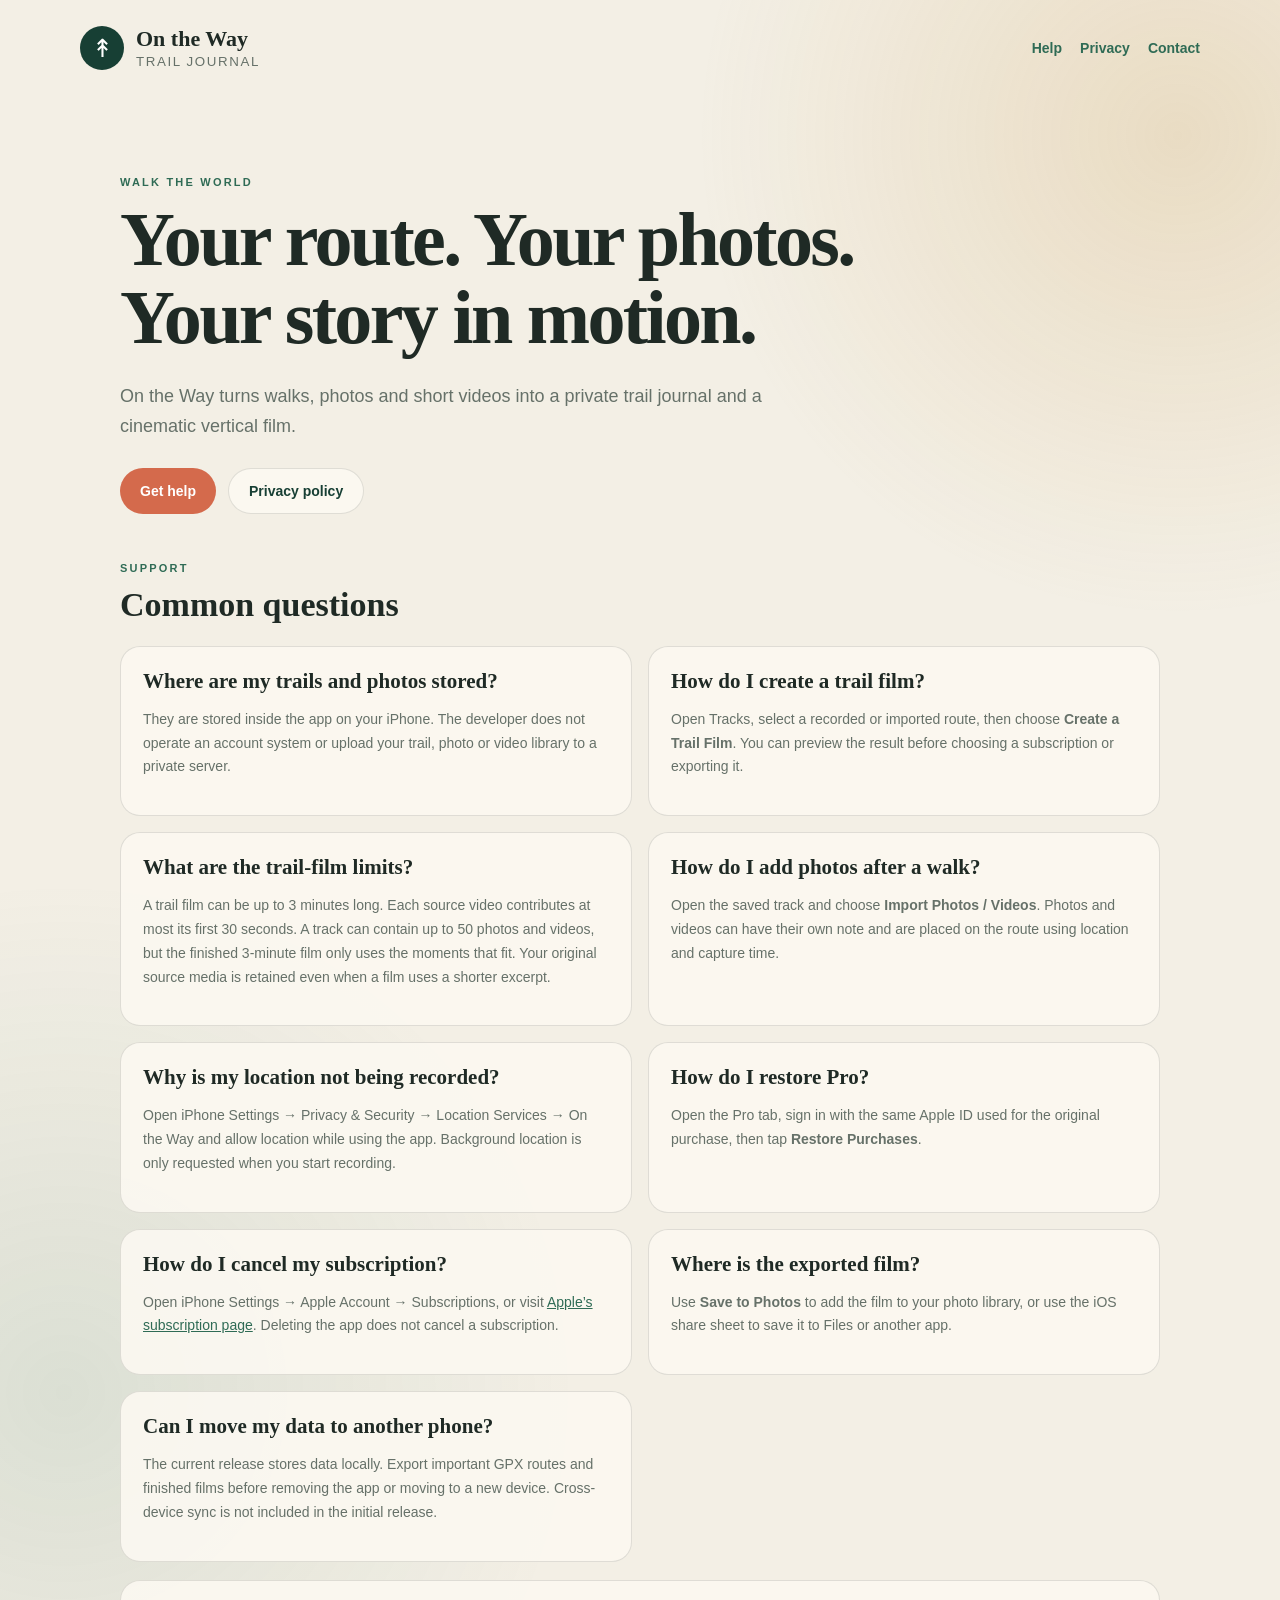
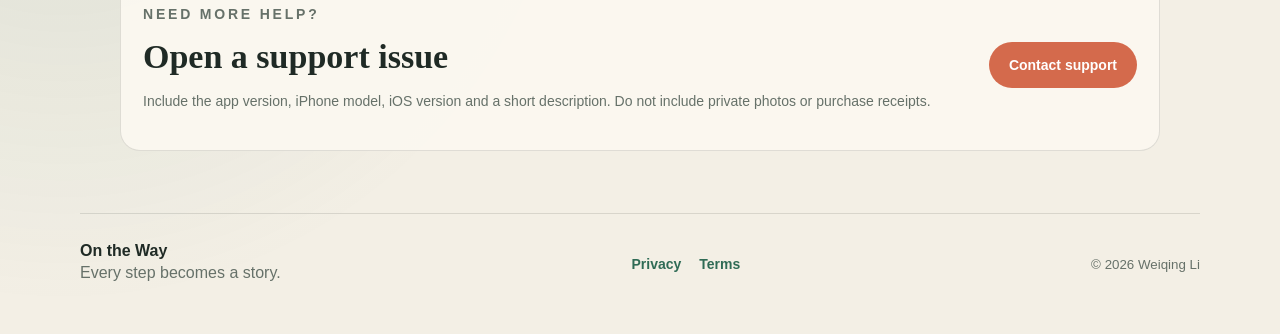
<file: index.html>
<!doctype html>
<html lang="en">
<head>
  <meta charset="utf-8">
  <meta name="viewport" content="width=device-width, initial-scale=1">
  <meta name="theme-color" content="#173f34">
  <meta name="description" content="Support for On the Way, a private trail journal and route-film app.">
  <title>On the Way — Support</title>
  <link rel="stylesheet" href="styles.css">
</head>
<body>
  <header class="site-header">
    <a class="brand" href="index.html" aria-label="On the Way support home">
      <span class="brand-mark" aria-hidden="true">↟</span>
      <span>
        <strong>On the Way</strong>
        <small>Trail Journal</small>
      </span>
    </a>
    <nav aria-label="Main navigation">
      <a href="#help">Help</a>
      <a href="privacy.html">Privacy</a>
      <a href="https://github.com/ktn4sgrtgc-gif/ontheway-support/issues/new">Contact</a>
    </nav>
  </header>

  <main>
    <section class="hero">
      <p class="eyebrow">WALK THE WORLD</p>
      <h1>Your route. Your photos.<br>Your story in motion.</h1>
      <p class="lead">
        On the Way turns walks, photos and short videos into a private trail journal
        and a cinematic vertical film.
      </p>
      <div class="hero-actions">
        <a class="button" href="#help">Get help</a>
        <a class="button secondary" href="privacy.html">Privacy policy</a>
      </div>
    </section>

    <section id="help" class="grid" aria-labelledby="help-title">
      <div class="section-title">
        <p class="eyebrow">SUPPORT</p>
        <h2 id="help-title">Common questions</h2>
      </div>

      <article>
        <h3>Where are my trails and photos stored?</h3>
        <p>
          They are stored inside the app on your iPhone. The developer does not
          operate an account system or upload your trail, photo or video library
          to a private server.
        </p>
      </article>

      <article>
        <h3>How do I create a trail film?</h3>
        <p>
          Open Tracks, select a recorded or imported route, then choose
          <strong>Create a Trail Film</strong>. You can preview the result before
          choosing a subscription or exporting it.
        </p>
      </article>

      <article>
        <h3>What are the trail-film limits?</h3>
        <p>
          A trail film can be up to 3 minutes long. Each source video contributes
          at most its first 30 seconds. A track can contain up to 50 photos and
          videos, but the finished 3-minute film only uses the moments that fit.
          Your original source media is retained even when a film uses a shorter
          excerpt.
        </p>
      </article>

      <article>
        <h3>How do I add photos after a walk?</h3>
        <p>
          Open the saved track and choose <strong>Import Photos / Videos</strong>.
          Photos and videos can have their own note and are placed on the route
          using location and capture time.
        </p>
      </article>

      <article>
        <h3>Why is my location not being recorded?</h3>
        <p>
          Open iPhone Settings → Privacy &amp; Security → Location Services → On
          the Way and allow location while using the app. Background location is
          only requested when you start recording.
        </p>
      </article>

      <article>
        <h3>How do I restore Pro?</h3>
        <p>
          Open the Pro tab, sign in with the same Apple ID used for the original
          purchase, then tap <strong>Restore Purchases</strong>.
        </p>
      </article>

      <article>
        <h3>How do I cancel my subscription?</h3>
        <p>
          Open iPhone Settings → Apple Account → Subscriptions, or visit
          <a href="https://apps.apple.com/account/subscriptions">Apple’s subscription page</a>.
          Deleting the app does not cancel a subscription.
        </p>
      </article>

      <article>
        <h3>Where is the exported film?</h3>
        <p>
          Use <strong>Save to Photos</strong> to add the film to your photo
          library, or use the iOS share sheet to save it to Files or another app.
        </p>
      </article>

      <article>
        <h3>Can I move my data to another phone?</h3>
        <p>
          The current release stores data locally. Export important GPX routes
          and finished films before removing the app or moving to a new device.
          Cross-device sync is not included in the initial release.
        </p>
      </article>
    </section>

    <section class="contact-card">
      <div>
        <p class="eyebrow">NEED MORE HELP?</p>
        <h2>Open a support issue</h2>
        <p>
          Include the app version, iPhone model, iOS version and a short
          description. Do not include private photos or purchase receipts.
        </p>
      </div>
      <a class="button" href="https://github.com/ktn4sgrtgc-gif/ontheway-support/issues/new">
        Contact support
      </a>
    </section>
  </main>

  <footer>
    <div>
      <strong>On the Way</strong>
      <p>Every step becomes a story.</p>
    </div>
    <nav aria-label="Footer navigation">
      <a href="privacy.html">Privacy</a>
      <a href="https://www.apple.com/legal/internet-services/itunes/dev/stdeula/">Terms</a>
    </nav>
    <small>© 2026 Weiqing Li</small>
  </footer>
</body>
</html>
</file>
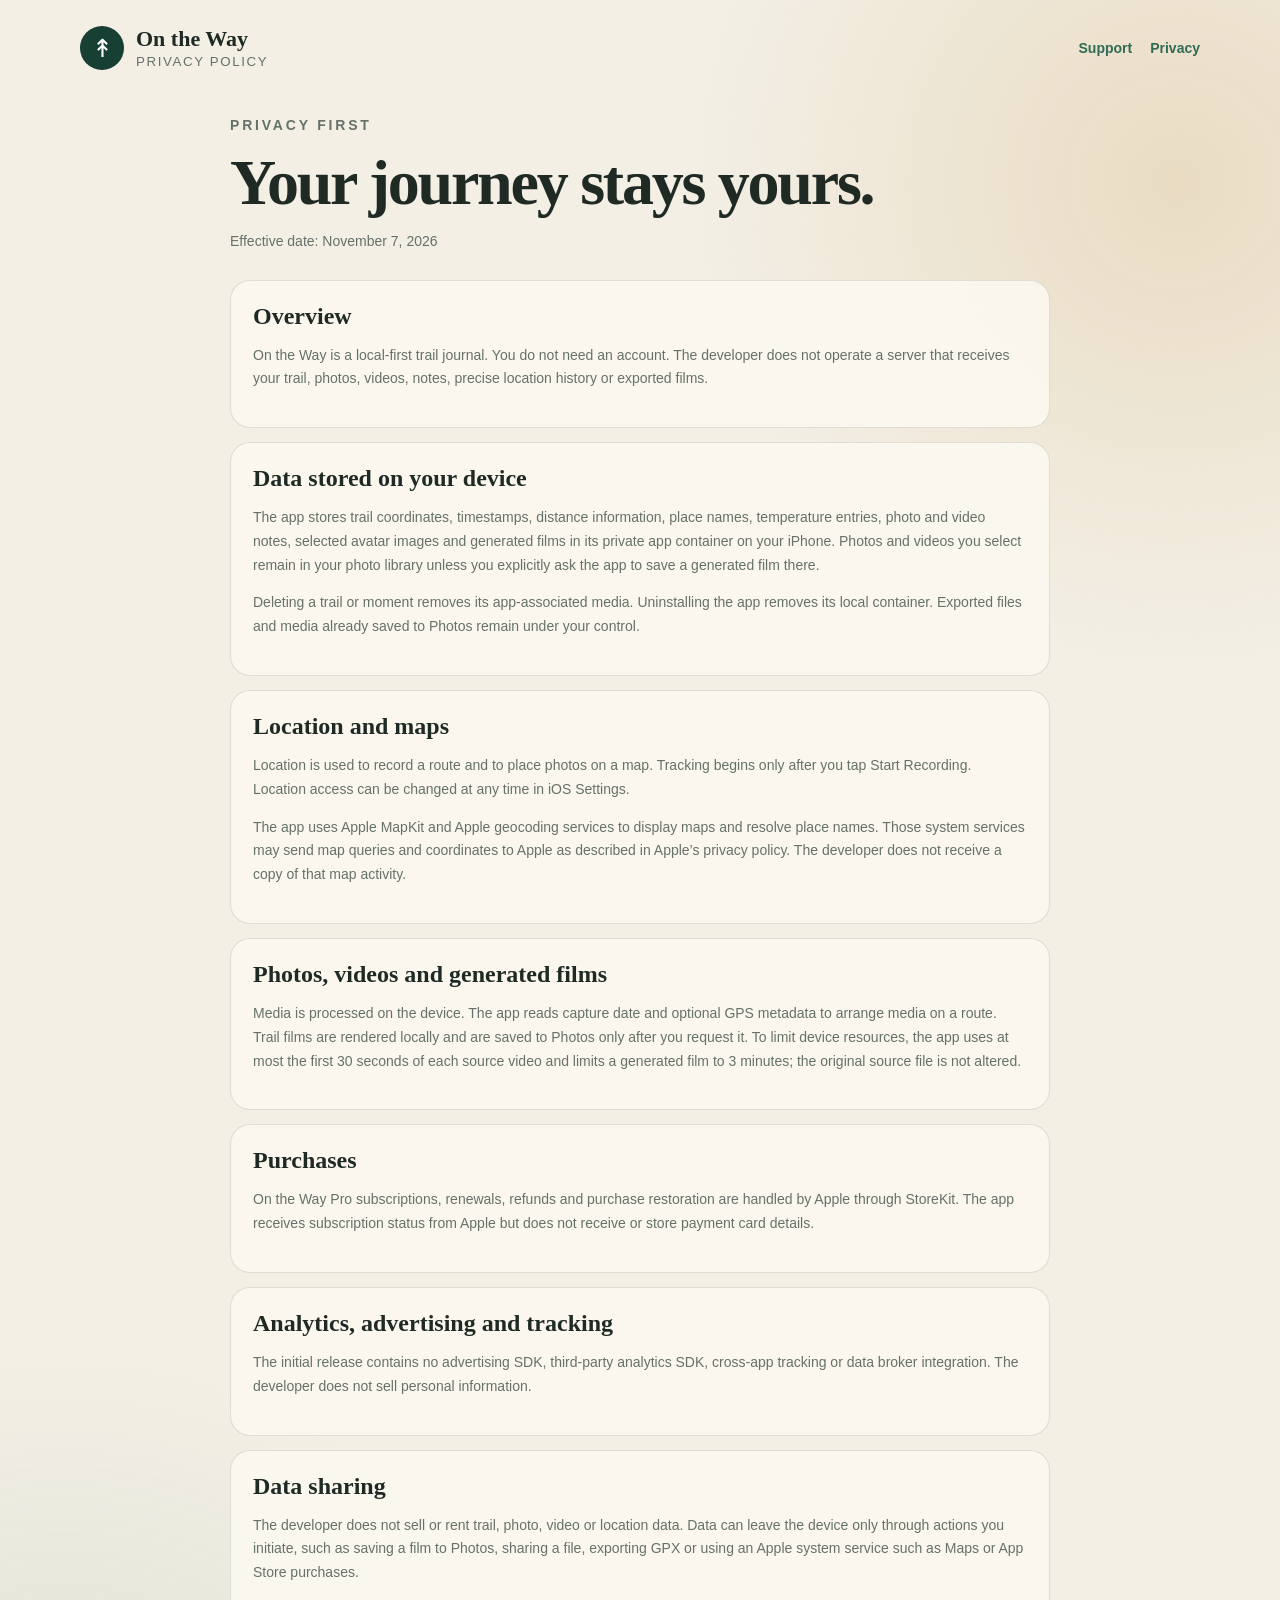
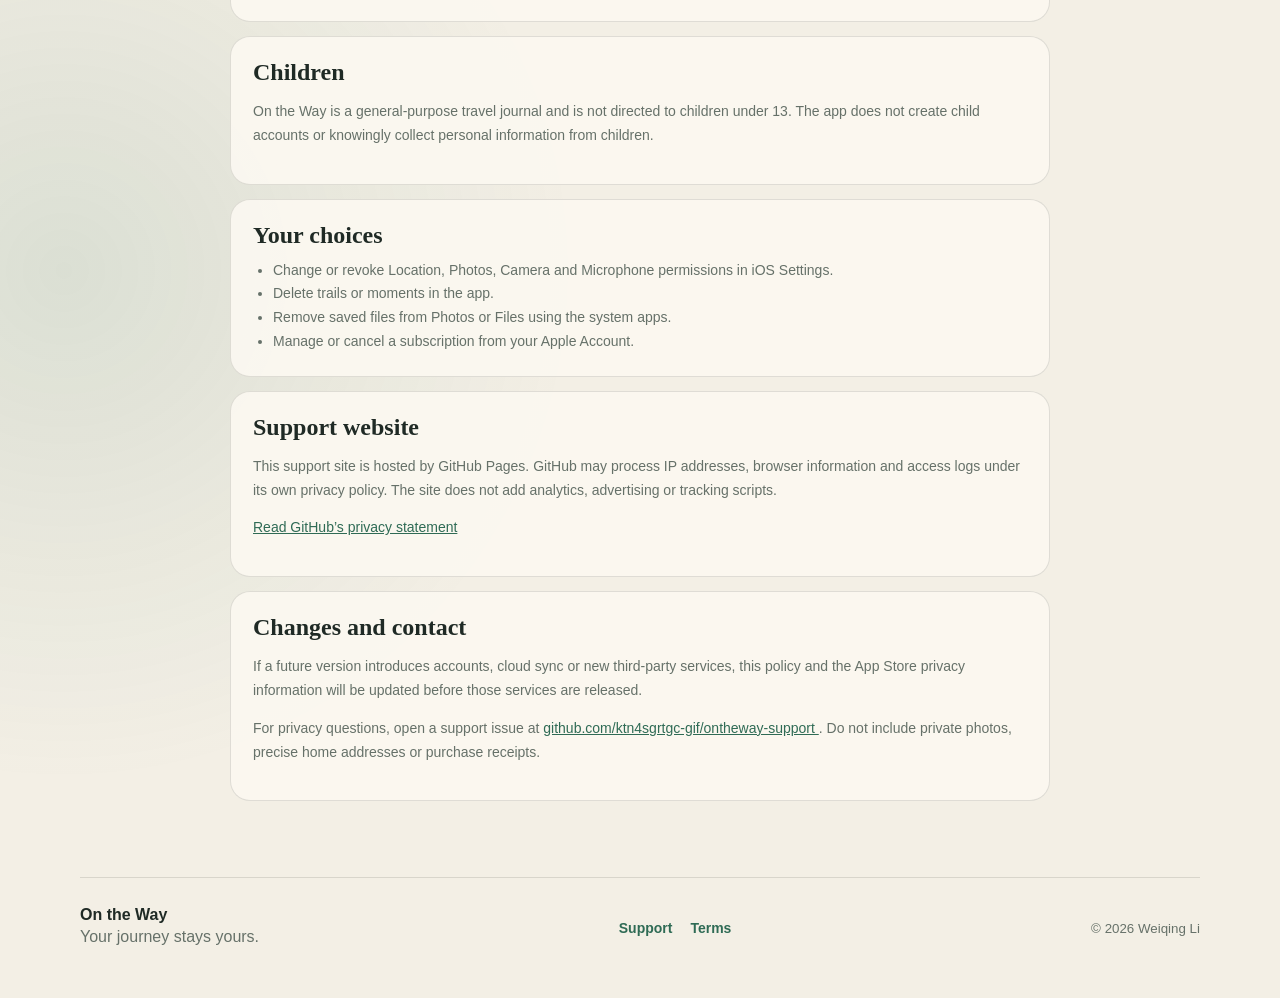
<file: privacy.html>
<!doctype html>
<html lang="en">
<head>
  <meta charset="utf-8">
  <meta name="viewport" content="width=device-width, initial-scale=1">
  <meta name="theme-color" content="#173f34">
  <meta name="description" content="Privacy policy for On the Way.">
  <title>On the Way — Privacy Policy</title>
  <link rel="stylesheet" href="styles.css">
</head>
<body>
  <header class="site-header">
    <a class="brand" href="index.html" aria-label="On the Way support home">
      <span class="brand-mark" aria-hidden="true">↟</span>
      <span>
        <strong>On the Way</strong>
        <small>Privacy Policy</small>
      </span>
    </a>
    <nav aria-label="Main navigation">
      <a href="index.html">Support</a>
      <a href="privacy.html">Privacy</a>
    </nav>
  </header>

  <main class="policy">
    <p class="eyebrow">PRIVACY FIRST</p>
    <h1>Your journey stays yours.</h1>
    <p class="updated">Effective date: November 7, 2026</p>

    <article>
      <h2>Overview</h2>
      <p>
        On the Way is a local-first trail journal. You do not need an account.
        The developer does not operate a server that receives your trail,
        photos, videos, notes, precise location history or exported films.
      </p>
    </article>

    <article>
      <h2>Data stored on your device</h2>
      <p>
        The app stores trail coordinates, timestamps, distance information,
        place names, temperature entries, photo and video notes, selected
        avatar images and generated films in its private app container on your
        iPhone. Photos and videos you select remain in your photo library unless
        you explicitly ask the app to save a generated film there.
      </p>
      <p>
        Deleting a trail or moment removes its app-associated media. Uninstalling
        the app removes its local container. Exported files and media already
        saved to Photos remain under your control.
      </p>
    </article>

    <article>
      <h2>Location and maps</h2>
      <p>
        Location is used to record a route and to place photos on a map. Tracking
        begins only after you tap Start Recording. Location access can be changed
        at any time in iOS Settings.
      </p>
      <p>
        The app uses Apple MapKit and Apple geocoding services to display maps and
        resolve place names. Those system services may send map queries and
        coordinates to Apple as described in Apple’s privacy policy. The developer
        does not receive a copy of that map activity.
      </p>
    </article>

    <article>
      <h2>Photos, videos and generated films</h2>
      <p>
        Media is processed on the device. The app reads capture date and optional
        GPS metadata to arrange media on a route. Trail films are rendered locally
        and are saved to Photos only after you request it. To limit device
        resources, the app uses at most the first 30 seconds of each source video
        and limits a generated film to 3 minutes; the original source file is not
        altered.
      </p>
    </article>

    <article>
      <h2>Purchases</h2>
      <p>
        On the Way Pro subscriptions, renewals, refunds and purchase restoration
        are handled by Apple through StoreKit. The app receives subscription
        status from Apple but does not receive or store payment card details.
      </p>
    </article>

    <article>
      <h2>Analytics, advertising and tracking</h2>
      <p>
        The initial release contains no advertising SDK, third-party analytics
        SDK, cross-app tracking or data broker integration. The developer does not
        sell personal information.
      </p>
    </article>

    <article>
      <h2>Data sharing</h2>
      <p>
        The developer does not sell or rent trail, photo, video or location data.
        Data can leave the device only through actions you initiate, such as
        saving a film to Photos, sharing a file, exporting GPX or using an Apple
        system service such as Maps or App Store purchases.
      </p>
    </article>

    <article>
      <h2>Children</h2>
      <p>
        On the Way is a general-purpose travel journal and is not directed to
        children under 13. The app does not create child accounts or knowingly
        collect personal information from children.
      </p>
    </article>

    <article>
      <h2>Your choices</h2>
      <ul>
        <li>Change or revoke Location, Photos, Camera and Microphone permissions in iOS Settings.</li>
        <li>Delete trails or moments in the app.</li>
        <li>Remove saved files from Photos or Files using the system apps.</li>
        <li>Manage or cancel a subscription from your Apple Account.</li>
      </ul>
    </article>

    <article>
      <h2>Support website</h2>
      <p>
        This support site is hosted by GitHub Pages. GitHub may process IP
        addresses, browser information and access logs under its own privacy
        policy. The site does not add analytics, advertising or tracking scripts.
      </p>
      <p>
        <a href="https://docs.github.com/en/site-policy/privacy-policies/github-general-privacy-statement">
          Read GitHub’s privacy statement
        </a>
      </p>
    </article>

    <article>
      <h2>Changes and contact</h2>
      <p>
        If a future version introduces accounts, cloud sync or new third-party
        services, this policy and the App Store privacy information will be
        updated before those services are released.
      </p>
      <p>
        For privacy questions, open a support issue at
        <a href="https://github.com/ktn4sgrtgc-gif/ontheway-support/issues/new">
          github.com/ktn4sgrtgc-gif/ontheway-support
        </a>.
        Do not include private photos, precise home addresses or purchase receipts.
      </p>
    </article>
  </main>

  <footer>
    <div>
      <strong>On the Way</strong>
      <p>Your journey stays yours.</p>
    </div>
    <nav aria-label="Footer navigation">
      <a href="index.html">Support</a>
      <a href="https://www.apple.com/legal/internet-services/itunes/dev/stdeula/">Terms</a>
    </nav>
    <small>© 2026 Weiqing Li</small>
  </footer>
</body>
</html>
</file>
<file: styles.css>
:root {
  color-scheme: light;
  font-family: -apple-system, BlinkMacSystemFont, "SF Pro Text", sans-serif;
  background: #f3efe5;
  color: #1f2a25;
  --forest: #173f34;
  --forest-light: #2f6b55;
  --coral: #d46a4c;
  --paper: #fbf8f0;
  --muted: #667169;
  --border: rgba(31, 42, 37, 0.13);
}

* {
  box-sizing: border-box;
}

body {
  margin: 0;
  min-height: 100vh;
  background:
    radial-gradient(circle at 92% 7%, rgba(195, 144, 60, 0.2), transparent 30rem),
    radial-gradient(circle at 5% 72%, rgba(47, 107, 85, 0.12), transparent 32rem),
    #f3efe5;
}

a {
  color: var(--forest-light);
}

.site-header,
footer {
  width: min(1120px, calc(100% - 40px));
  margin: 0 auto;
  display: flex;
  align-items: center;
  justify-content: space-between;
  gap: 24px;
}

.site-header {
  padding: 26px 0 18px;
}

.brand {
  display: flex;
  align-items: center;
  gap: 12px;
  color: inherit;
  text-decoration: none;
}

.brand-mark {
  display: grid;
  place-items: center;
  width: 44px;
  height: 44px;
  border-radius: 50%;
  color: #fff;
  font-size: 25px;
  background: var(--forest);
}

.brand strong {
  display: block;
  font-family: Georgia, "Times New Roman", serif;
  font-size: 22px;
}

.brand small {
  color: var(--muted);
  letter-spacing: 0.12em;
  text-transform: uppercase;
}

nav {
  display: flex;
  gap: 18px;
}

nav a {
  text-decoration: none;
  font-size: 14px;
  font-weight: 600;
}

main {
  width: min(1040px, calc(100% - 40px));
  margin: 0 auto;
  padding: 26px 0 62px;
}

.hero {
  padding: 62px 0 48px;
  max-width: 800px;
}

.eyebrow {
  margin: 0 0 12px;
  color: var(--forest-light);
  font-size: 11px;
  font-weight: 800;
  letter-spacing: 0.2em;
}

h1,
h2,
h3 {
  font-family: Georgia, "Times New Roman", serif;
}

h1 {
  margin: 0;
  font-size: clamp(42px, 8vw, 76px);
  line-height: 1.03;
  letter-spacing: -0.035em;
}

.lead {
  max-width: 680px;
  margin: 24px 0;
  color: var(--muted);
  font-size: 18px;
  line-height: 1.7;
}

.hero-actions {
  display: flex;
  gap: 12px;
  flex-wrap: wrap;
  margin-top: 26px;
}

.button {
  display: inline-flex;
  align-items: center;
  justify-content: center;
  min-height: 46px;
  padding: 0 20px;
  border-radius: 999px;
  color: #fff;
  background: var(--coral);
  text-decoration: none;
  font-size: 14px;
  font-weight: 700;
}

.button.secondary {
  color: var(--forest);
  background: var(--paper);
  border: 1px solid var(--border);
}

.grid {
  display: grid;
  grid-template-columns: repeat(2, minmax(0, 1fr));
  gap: 16px;
}

.section-title {
  grid-column: 1 / -1;
  margin-bottom: 6px;
}

.section-title h2,
.contact-card h2 {
  margin: 0;
  font-size: 34px;
}

.grid article,
.policy article,
.contact-card {
  padding: 22px;
  border: 1px solid var(--border);
  border-radius: 20px;
  background: rgba(251, 248, 240, 0.93);
}

.grid article h3 {
  margin: 0 0 9px;
  font-size: 21px;
}

.grid article p,
.policy p,
.policy li,
.contact-card p {
  color: var(--muted);
  font-size: 14px;
  line-height: 1.7;
}

.contact-card {
  display: flex;
  align-items: center;
  justify-content: space-between;
  gap: 24px;
  margin-top: 18px;
}

.policy {
  max-width: 820px;
}

.policy h1 {
  margin: 8px 0 12px;
  font-size: clamp(42px, 7vw, 64px);
}

.policy .updated {
  margin-bottom: 26px;
}

.policy article {
  margin-bottom: 14px;
}

.policy article h2 {
  margin: 0 0 10px;
  font-size: 24px;
}

.policy ul {
  margin: 0;
  padding-left: 20px;
}

footer {
  padding: 28px 0 48px;
  border-top: 1px solid var(--border);
}

footer p {
  margin: 4px 0;
  color: var(--muted);
}

small {
  color: var(--muted);
}

@media (max-width: 720px) {
  .grid {
    grid-template-columns: 1fr;
  }

  .contact-card,
  footer,
  .site-header {
    align-items: flex-start;
    flex-direction: column;
  }

  .hero {
    padding-top: 34px;
  }
}
</file>
